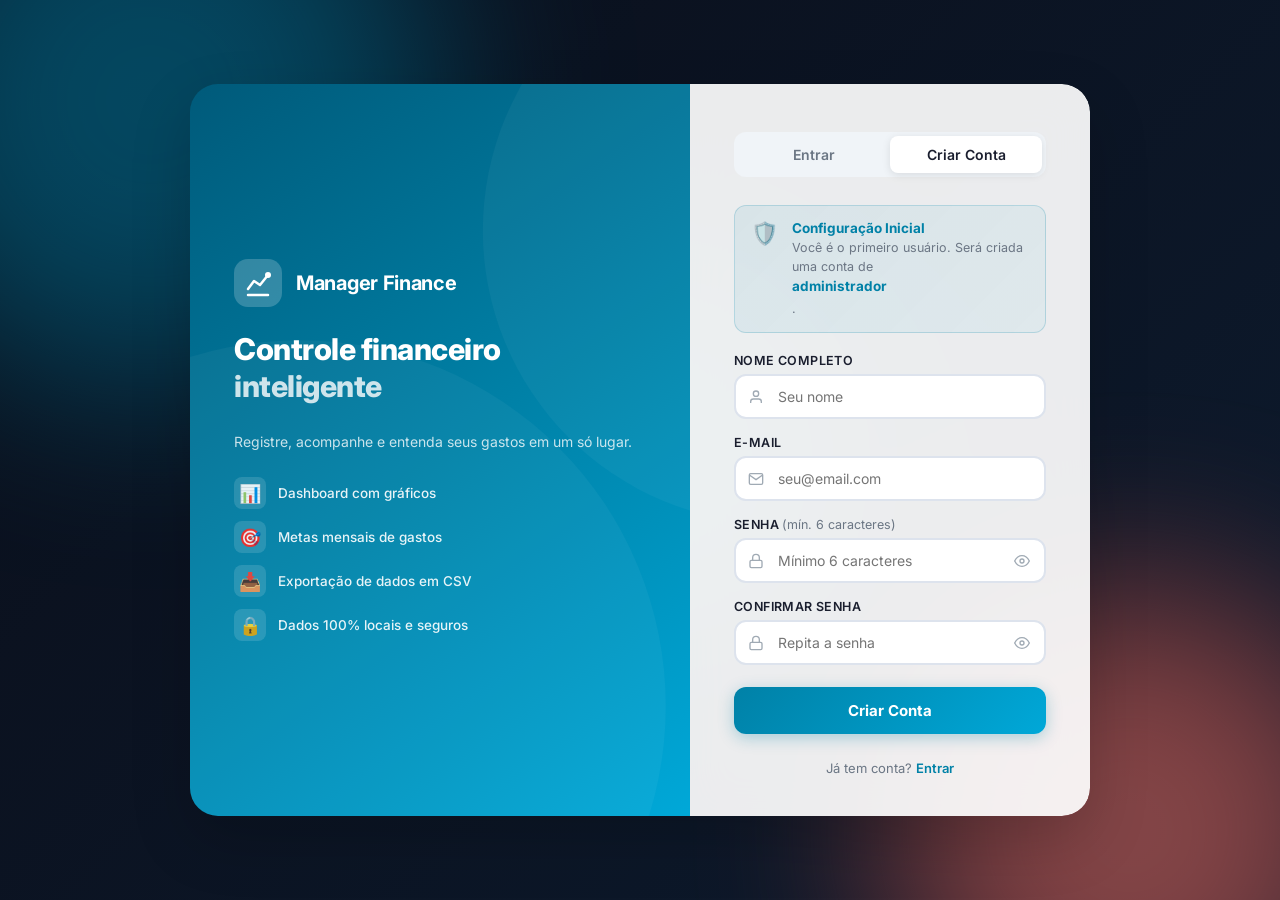
<file: admin.html>
<!DOCTYPE html>
<html lang="pt-BR">

<head>
    <meta charset="UTF-8">
    <meta name="viewport" content="width=device-width, initial-scale=1.0">
    <link rel="stylesheet" href="https://fonts.googleapis.com/css2?family=Inter:wght@400;500;600;700;800&display=swap">
    <link rel="stylesheet" href="admin.css">
    <title>Manager Finance — Painel Admin</title>
    <script>
        // Admin Guard — apenas admin pode acessar
        (function () {
            try {
                var s = JSON.parse(localStorage.getItem('session') || 'null');
                if (!s || !s.loggedIn) { window.location.replace('auth.html'); return; }
                if (s.role !== 'admin') { window.location.replace('index.html'); }
            } catch (e) { window.location.replace('auth.html'); }
        })();
    </script>
</head>

<body>

    <div class="admin-layout">

        <!-- ===== SIDEBAR ===== -->
        <aside class="admin-sidebar">
            <div class="admin-logo">
                <svg width="36" height="36" viewBox="0 0 48 48" fill="none">
                    <rect width="48" height="48" rx="12" fill="rgba(255,255,255,0.15)" />
                    <path d="M14 30L20 22L26 26L34 16" stroke="white" stroke-width="2.5" stroke-linecap="round"
                        stroke-linejoin="round" />
                    <circle cx="34" cy="16" r="3" fill="white" />
                    <path d="M14 36H34" stroke="white" stroke-width="2.5" stroke-linecap="round" />
                </svg>
                <div>
                    <span class="logo-name">Manager Finance</span>
                    <span class="logo-badge">Admin</span>
                </div>
            </div>

            <nav class="admin-nav">
                <div class="admin-nav-item active" data-page="dashboard" onclick="showPage('dashboard')">
                    <svg viewBox="0 0 24 24" fill="none" stroke="currentColor" stroke-width="2">
                        <rect x="3" y="3" width="7" height="7" />
                        <rect x="14" y="3" width="7" height="7" />
                        <rect x="14" y="14" width="7" height="7" />
                        <rect x="3" y="14" width="7" height="7" />
                    </svg>
                    <span>Dashboard</span>
                </div>
                <div class="admin-nav-item" data-page="usuarios" onclick="showPage('usuarios')">
                    <svg viewBox="0 0 24 24" fill="none" stroke="currentColor" stroke-width="2">
                        <path d="M17 21v-2a4 4 0 0 0-4-4H5a4 4 0 0 0-4 4v2" />
                        <circle cx="9" cy="7" r="4" />
                        <path d="M23 21v-2a4 4 0 0 0-3-3.87" />
                        <path d="M16 3.13a4 4 0 0 1 0 7.75" />
                    </svg>
                    <span>Usuários</span>
                </div>
                <div class="admin-nav-item" data-page="codigos" onclick="showPage('codigos')">
                    <svg viewBox="0 0 24 24" fill="none" stroke="currentColor" stroke-width="2">
                        <rect x="3" y="11" width="18" height="11" rx="2" ry="2" />
                        <path d="M7 11V7a5 5 0 0 1 10 0v4" />
                    </svg>
                    <span>Códigos</span>
                </div>
            </nav>

            <div class="admin-sidebar-footer">
                <div class="admin-footer-user">
                    <div class="admin-footer-avatar" id="adminAvatar">A</div>
                    <div class="admin-footer-info">
                        <span class="admin-footer-name" id="adminName">Admin</span>
                        <span class="admin-footer-email" id="adminEmail"></span>
                    </div>
                </div>
                <button class="admin-logout-btn" onclick="adminLogout()" title="Sair">
                    <svg viewBox="0 0 24 24" fill="none" stroke="currentColor" stroke-width="2">
                        <path d="M9 21H5a2 2 0 0 1-2-2V5a2 2 0 0 1 2-2h4" />
                        <polyline points="16 17 21 12 16 7" />
                        <line x1="21" y1="12" x2="9" y2="12" />
                    </svg>
                </button>
            </div>
        </aside>

        <!-- ===== MAIN CONTENT ===== -->
        <main class="admin-main">

            <!-- Top header -->
            <header class="admin-header">
                <div>
                    <h1 class="admin-page-title" id="adminPageTitle">Dashboard</h1>
                    <p class="admin-page-sub" id="adminPageSub">Visão geral do sistema</p>
                </div>
                <div class="admin-header-actions" id="headerActions"></div>
            </header>

            <!-- ===== PAGE: DASHBOARD ===== -->
            <section class="admin-page active" id="page-dashboard">
                <!-- Stat cards -->
                <div class="admin-stats-grid">
                    <div class="admin-stat-card blue">
                        <div class="stat-icon">
                            <svg viewBox="0 0 24 24" fill="none" stroke="currentColor" stroke-width="2">
                                <path d="M17 21v-2a4 4 0 0 0-4-4H5a4 4 0 0 0-4 4v2" />
                                <circle cx="9" cy="7" r="4" />
                                <path d="M23 21v-2a4 4 0 0 0-3-3.87" />
                                <path d="M16 3.13a4 4 0 0 1 0 7.75" />
                            </svg>
                        </div>
                        <div class="stat-info">
                            <span class="stat-label">Usuários</span>
                            <span class="stat-value" id="statUsers">0</span>
                        </div>
                    </div>
                    <div class="admin-stat-card teal">
                        <div class="stat-icon">
                            <svg viewBox="0 0 24 24" fill="none" stroke="currentColor" stroke-width="2">
                                <rect x="3" y="11" width="18" height="11" rx="2" />
                                <path d="M7 11V7a5 5 0 0 1 10 0v4" />
                            </svg>
                        </div>
                        <div class="stat-info">
                            <span class="stat-label">Códigos Gerados</span>
                            <span class="stat-value" id="statCodesTotal">0</span>
                        </div>
                    </div>
                    <div class="admin-stat-card green">
                        <div class="stat-icon">
                            <svg viewBox="0 0 24 24" fill="none" stroke="currentColor" stroke-width="2">
                                <polyline points="20 6 9 17 4 12" />
                            </svg>
                        </div>
                        <div class="stat-info">
                            <span class="stat-label">Códigos Disponíveis</span>
                            <span class="stat-value" id="statCodesAvail">0</span>
                        </div>
                    </div>
                    <div class="admin-stat-card red">
                        <div class="stat-icon">
                            <svg viewBox="0 0 24 24" fill="none" stroke="currentColor" stroke-width="2">
                                <circle cx="12" cy="12" r="10" />
                                <polyline points="12 6 12 12 16 14" />
                            </svg>
                        </div>
                        <div class="stat-info">
                            <span class="stat-label">Códigos Usados</span>
                            <span class="stat-value" id="statCodesUsed">0</span>
                        </div>
                    </div>
                </div>

                <!-- Recent activity grid -->
                <div class="admin-activity-grid">
                    <div class="admin-card">
                        <div class="admin-card-header">
                            <h3>Registros Recentes</h3>
                        </div>
                        <div id="recentRegistrations" class="activity-list"></div>
                    </div>
                    <div class="admin-card">
                        <div class="admin-card-header">
                            <h3>Últimos Logins</h3>
                        </div>
                        <div id="recentLogins" class="activity-list"></div>
                    </div>
                </div>
            </section>

            <!-- ===== PAGE: USUÁRIOS ===== -->
            <section class="admin-page" id="page-usuarios">
                <div class="admin-card">
                    <div class="admin-card-header">
                        <h3>Todos os Usuários</h3>
                        <span class="badge-count" id="userCount">0 usuários</span>
                    </div>
                    <div class="table-wrapper">
                        <table class="admin-table" id="usersTable">
                            <thead>
                                <tr>
                                    <th>Nome</th>
                                    <th>E-mail</th>
                                    <th>Papel</th>
                                    <th>Cadastrado em</th>
                                    <th>Último Login</th>
                                    <th>Ações</th>
                                </tr>
                            </thead>
                            <tbody id="usersTableBody"></tbody>
                        </table>
                    </div>
                </div>
            </section>

            <!-- ===== PAGE: CÓDIGOS ===== -->
            <section class="admin-page" id="page-codigos">
                <div class="admin-card">
                    <div class="admin-card-header">
                        <h3>Códigos de Registro</h3>
                        <div class="generate-controls">
                            <select id="codeCountSelect" class="admin-select">
                                <option value="1">1 código</option>
                                <option value="3">3 códigos</option>
                                <option value="5" selected>5 códigos</option>
                                <option value="10">10 códigos</option>
                            </select>
                            <button class="btn-generate" onclick="generateCodes()">
                                <svg viewBox="0 0 24 24" fill="none" stroke="currentColor" stroke-width="2">
                                    <line x1="12" y1="5" x2="12" y2="19" />
                                    <line x1="5" y1="12" x2="19" y2="12" />
                                </svg>
                                Gerar Códigos
                            </button>
                        </div>
                    </div>
                    <div class="table-wrapper">
                        <table class="admin-table" id="codesTable">
                            <thead>
                                <tr>
                                    <th>Código</th>
                                    <th>Status</th>
                                    <th>Gerado em</th>
                                    <th>Gerado por</th>
                                    <th>Usado por</th>
                                    <th>Ações</th>
                                </tr>
                            </thead>
                            <tbody id="codesTableBody"></tbody>
                        </table>
                    </div>
                    <div id="codesEmpty" class="admin-empty" style="display:none">
                        <svg viewBox="0 0 24 24" fill="none" stroke="currentColor" stroke-width="1.5" width="48"
                            height="48">
                            <rect x="3" y="11" width="18" height="11" rx="2" />
                            <path d="M7 11V7a5 5 0 0 1 10 0v4" />
                        </svg>
                        <p>Nenhum código gerado ainda.</p>
                        <small>Clique em "Gerar Códigos" para criar novos.</small>
                    </div>
                </div>
            </section>

        </main>
    </div>

    <!-- Toast notification -->
    <div class="admin-toast" id="adminToast"></div>

    <script src="storage.js"></script>
    <script src="admin.js"></script>
</body>

</html>
</file>
<file: admin.css>
/* =====================================================
   ADMIN.CSS — Manager Finance Admin Panel
   ===================================================== */

:root {
    --admin-sidebar-bg: #0d1b2e;
    --admin-sidebar-hover: rgba(255, 255, 255, 0.07);
    --admin-sidebar-active: rgba(0, 168, 216, 0.18);
    --admin-accent: #00A8D8;
    --admin-accent-dark: #0081A7;
    --admin-bg: #f0f4f8;
    --admin-card: #ffffff;
    --admin-border: #e2e8f0;
    --admin-text: #1a202c;
    --admin-text-muted: #718096;
    --admin-radius: 12px;
    --admin-shadow: 0 2px 12px rgba(0, 0, 0, 0.08);
    --admin-shadow-lg: 0 8px 30px rgba(0, 0, 0, 0.12);
}

* {
    box-sizing: border-box;
    margin: 0;
    padding: 0;
}

body {
    font-family: 'Inter', -apple-system, sans-serif;
    background: var(--admin-bg);
    color: var(--admin-text);
    height: 100vh;
    overflow: hidden;
}

/* ===== LAYOUT ===== */
.admin-layout {
    display: flex;
    height: 100vh;
}

/* ===== SIDEBAR ===== */
.admin-sidebar {
    width: 240px;
    flex-shrink: 0;
    background: var(--admin-sidebar-bg);
    display: flex;
    flex-direction: column;
    padding: 0;
    overflow: hidden;
}

.admin-logo {
    display: flex;
    align-items: center;
    gap: 12px;
    padding: 24px 20px 20px;
    border-bottom: 1px solid rgba(255, 255, 255, 0.06);
}

.logo-name {
    display: block;
    font-size: 14px;
    font-weight: 700;
    color: white;
    line-height: 1.2;
}

.logo-badge {
    display: inline-block;
    font-size: 10px;
    font-weight: 700;
    color: var(--admin-accent);
    background: rgba(0, 168, 216, 0.15);
    border: 1px solid rgba(0, 168, 216, 0.3);
    border-radius: 4px;
    padding: 1px 6px;
    text-transform: uppercase;
    letter-spacing: 0.5px;
}

.admin-nav {
    flex: 1;
    padding: 16px 12px;
    display: flex;
    flex-direction: column;
    gap: 4px;
}

.admin-nav-item {
    display: flex;
    align-items: center;
    gap: 12px;
    padding: 11px 14px;
    border-radius: 8px;
    cursor: pointer;
    color: rgba(255, 255, 255, 0.55);
    font-size: 14px;
    font-weight: 500;
    transition: all 0.18s ease;
}

.admin-nav-item svg {
    width: 18px;
    height: 18px;
    flex-shrink: 0;
}

.admin-nav-item:hover {
    background: var(--admin-sidebar-hover);
    color: rgba(255, 255, 255, 0.85);
}

.admin-nav-item.active {
    background: var(--admin-sidebar-active);
    color: var(--admin-accent);
    border-left: 3px solid var(--admin-accent);
}

.admin-sidebar-footer {
    padding: 16px 12px;
    border-top: 1px solid rgba(255, 255, 255, 0.06);
    display: flex;
    align-items: center;
    gap: 8px;
}

.admin-footer-user {
    flex: 1;
    display: flex;
    align-items: center;
    gap: 10px;
    min-width: 0;
}

.admin-footer-avatar {
    width: 34px;
    height: 34px;
    border-radius: 50%;
    background: linear-gradient(135deg, var(--admin-accent-dark), var(--admin-accent));
    color: white;
    font-size: 14px;
    font-weight: 700;
    display: flex;
    align-items: center;
    justify-content: center;
    flex-shrink: 0;
}

.admin-footer-info {
    display: flex;
    flex-direction: column;
    min-width: 0;
}

.admin-footer-name {
    font-size: 13px;
    font-weight: 600;
    color: white;
    white-space: nowrap;
    overflow: hidden;
    text-overflow: ellipsis;
}

.admin-footer-email {
    font-size: 11px;
    color: rgba(255, 255, 255, 0.4);
    white-space: nowrap;
    overflow: hidden;
    text-overflow: ellipsis;
}

.admin-logout-btn {
    background: none;
    border: none;
    cursor: pointer;
    color: rgba(255, 255, 255, 0.35);
    padding: 6px;
    border-radius: 6px;
    display: flex;
    align-items: center;
    transition: all 0.18s;
    flex-shrink: 0;
}

.admin-logout-btn svg {
    width: 18px;
    height: 18px;
}

.admin-logout-btn:hover {
    color: #ff6b6b;
    background: rgba(255, 107, 107, 0.1);
}

/* ===== MAIN ===== */
.admin-main {
    flex: 1;
    display: flex;
    flex-direction: column;
    overflow: hidden;
}

.admin-header {
    padding: 24px 32px 20px;
    background: var(--admin-card);
    border-bottom: 1px solid var(--admin-border);
    display: flex;
    align-items: center;
    justify-content: space-between;
    flex-shrink: 0;
}

.admin-page-title {
    font-size: 22px;
    font-weight: 700;
    color: var(--admin-text);
}

.admin-page-sub {
    font-size: 13px;
    color: var(--admin-text-muted);
    margin-top: 2px;
}

.admin-header-actions {
    display: flex;
    gap: 12px;
    align-items: center;
}

/* ===== PAGES ===== */
.admin-page {
    display: none;
    flex: 1;
    overflow-y: auto;
    padding: 28px 32px;
}

.admin-page.active {
    display: block;
}

/* ===== STAT CARDS ===== */
.admin-stats-grid {
    display: grid;
    grid-template-columns: repeat(4, 1fr);
    gap: 20px;
    margin-bottom: 24px;
}

.admin-stat-card {
    background: var(--admin-card);
    border-radius: var(--admin-radius);
    padding: 24px;
    display: flex;
    align-items: center;
    gap: 18px;
    box-shadow: var(--admin-shadow);
    border: 1px solid var(--admin-border);
    transition: transform 0.2s, box-shadow 0.2s;
}

.admin-stat-card:hover {
    transform: translateY(-3px);
    box-shadow: var(--admin-shadow-lg);
}

.stat-icon {
    width: 48px;
    height: 48px;
    border-radius: 12px;
    display: flex;
    align-items: center;
    justify-content: center;
    flex-shrink: 0;
}

.stat-icon svg {
    width: 22px;
    height: 22px;
}

.admin-stat-card.blue .stat-icon {
    background: rgba(0, 129, 167, 0.1);
    color: #0081A7;
}

.admin-stat-card.teal .stat-icon {
    background: rgba(54, 212, 203, 0.12);
    color: #1da89f;
}

.admin-stat-card.green .stat-icon {
    background: rgba(39, 174, 96, 0.1);
    color: #27ae60;
}

.admin-stat-card.red .stat-icon {
    background: rgba(231, 76, 60, 0.1);
    color: #e74c3c;
}

.stat-info {
    display: flex;
    flex-direction: column;
    gap: 4px;
}

.stat-label {
    font-size: 12px;
    font-weight: 600;
    color: var(--admin-text-muted);
    text-transform: uppercase;
    letter-spacing: 0.4px;
}

.stat-value {
    font-size: 30px;
    font-weight: 800;
    color: var(--admin-text);
    line-height: 1;
}

/* ===== ACTIVITY GRID ===== */
.admin-activity-grid {
    display: grid;
    grid-template-columns: 1fr 1fr;
    gap: 20px;
}

/* ===== ADMIN CARD ===== */
.admin-card {
    background: var(--admin-card);
    border-radius: var(--admin-radius);
    border: 1px solid var(--admin-border);
    box-shadow: var(--admin-shadow);
    overflow: hidden;
    margin-bottom: 20px;
}

.admin-card:last-child {
    margin-bottom: 0;
}

.admin-card-header {
    padding: 18px 24px;
    border-bottom: 1px solid var(--admin-border);
    display: flex;
    align-items: center;
    justify-content: space-between;
}

.admin-card-header h3 {
    font-size: 15px;
    font-weight: 700;
    color: var(--admin-text);
}

.badge-count {
    font-size: 12px;
    font-weight: 600;
    color: var(--admin-text-muted);
    background: var(--admin-bg);
    padding: 4px 10px;
    border-radius: 99px;
    border: 1px solid var(--admin-border);
}

/* ===== ACTIVITY LIST ===== */
.activity-list {
    padding: 8px 0;
}

.activity-item {
    display: flex;
    align-items: center;
    gap: 12px;
    padding: 10px 24px;
    transition: background 0.15s;
}

.activity-item:hover {
    background: #f7fafc;
}

.activity-avatar {
    width: 34px;
    height: 34px;
    border-radius: 50%;
    background: linear-gradient(135deg, var(--admin-accent-dark), var(--admin-accent));
    color: white;
    font-size: 13px;
    font-weight: 700;
    display: flex;
    align-items: center;
    justify-content: center;
    flex-shrink: 0;
}

.activity-info {
    flex: 1;
    min-width: 0;
}

.activity-name {
    font-size: 13.5px;
    font-weight: 600;
    color: var(--admin-text);
    white-space: nowrap;
    overflow: hidden;
    text-overflow: ellipsis;
}

.activity-email {
    font-size: 12px;
    color: var(--admin-text-muted);
    white-space: nowrap;
    overflow: hidden;
    text-overflow: ellipsis;
}

.activity-time {
    font-size: 11px;
    color: var(--admin-text-muted);
    white-space: nowrap;
}

.activity-empty {
    padding: 24px;
    text-align: center;
    color: var(--admin-text-muted);
    font-size: 13px;
}

/* ===== TABLES ===== */
.table-wrapper {
    overflow-x: auto;
}

.admin-table {
    width: 100%;
    border-collapse: collapse;
    font-size: 13.5px;
}

.admin-table thead th {
    padding: 12px 20px;
    text-align: left;
    font-size: 11px;
    font-weight: 700;
    text-transform: uppercase;
    letter-spacing: 0.5px;
    color: var(--admin-text-muted);
    background: #f7fafc;
    border-bottom: 1px solid var(--admin-border);
}

.admin-table tbody tr {
    border-bottom: 1px solid var(--admin-border);
    transition: background 0.15s;
}

.admin-table tbody tr:last-child {
    border-bottom: none;
}

.admin-table tbody tr:hover {
    background: #f7fafc;
}

.admin-table tbody td {
    padding: 14px 20px;
    color: var(--admin-text);
    vertical-align: middle;
}

/* User cell with avatar */
.user-cell {
    display: flex;
    align-items: center;
    gap: 10px;
}

.user-cell-avatar {
    width: 32px;
    height: 32px;
    border-radius: 50%;
    background: linear-gradient(135deg, var(--admin-accent-dark), var(--admin-accent));
    color: white;
    font-size: 12px;
    font-weight: 700;
    display: flex;
    align-items: center;
    justify-content: center;
    flex-shrink: 0;
}

.user-cell-name {
    font-weight: 600;
}

/* Badges */
.badge {
    display: inline-flex;
    align-items: center;
    padding: 3px 10px;
    border-radius: 99px;
    font-size: 11.5px;
    font-weight: 600;
}

.badge-admin {
    background: rgba(244, 124, 114, 0.12);
    color: #c0392b;
}

.badge-user {
    background: rgba(0, 129, 167, 0.1);
    color: #0081A7;
}

.badge-avail {
    background: rgba(39, 174, 96, 0.1);
    color: #27ae60;
}

.badge-used {
    background: rgba(0, 0, 0, 0.06);
    color: #888;
}

/* Code cell */
.code-mono {
    font-family: 'Courier New', monospace;
    font-size: 14px;
    font-weight: 700;
    letter-spacing: 2px;
    color: var(--admin-text);
}

/* Table actions */
.tbl-actions {
    display: flex;
    gap: 6px;
    align-items: center;
}

.btn-icon {
    width: 30px;
    height: 30px;
    border: none;
    border-radius: 6px;
    cursor: pointer;
    display: flex;
    align-items: center;
    justify-content: center;
    transition: all 0.15s;
    background: #f0f4f8;
    color: #555;
}

.btn-icon svg {
    width: 14px;
    height: 14px;
}

.btn-icon:hover {
    background: #e2e8f0;
    transform: scale(1.08);
}

.btn-icon.danger:hover {
    background: rgba(231, 76, 60, 0.1);
    color: #e74c3c;
}

.btn-icon.copy:hover {
    background: rgba(0, 168, 216, 0.1);
    color: #0081A7;
}

/* ===== GENERATE CONTROLS ===== */
.generate-controls {
    display: flex;
    gap: 10px;
    align-items: center;
}

.admin-select {
    padding: 8px 14px;
    border: 1px solid var(--admin-border);
    border-radius: 8px;
    font-family: 'Inter', sans-serif;
    font-size: 13px;
    font-weight: 500;
    background: white;
    color: var(--admin-text);
    cursor: pointer;
    outline: none;
}

.btn-generate {
    display: flex;
    align-items: center;
    gap: 6px;
    padding: 9px 18px;
    background: linear-gradient(135deg, var(--admin-accent-dark), var(--admin-accent));
    color: white;
    border: none;
    border-radius: 8px;
    font-family: 'Inter', sans-serif;
    font-size: 13px;
    font-weight: 600;
    cursor: pointer;
    transition: all 0.18s;
    box-shadow: 0 3px 12px rgba(0, 129, 167, 0.25);
}

.btn-generate svg {
    width: 15px;
    height: 15px;
}

.btn-generate:hover {
    transform: translateY(-1px);
    box-shadow: 0 6px 18px rgba(0, 129, 167, 0.35);
}

/* ===== EMPTY STATE ===== */
.admin-empty {
    padding: 48px 24px;
    text-align: center;
    color: var(--admin-text-muted);
    display: flex;
    flex-direction: column;
    align-items: center;
    gap: 10px;
}

.admin-empty svg {
    opacity: 0.25;
}

.admin-empty p {
    font-size: 15px;
    font-weight: 600;
}

.admin-empty small {
    font-size: 13px;
}

/* ===== TOAST ===== */
.admin-toast {
    position: fixed;
    bottom: 28px;
    right: 28px;
    padding: 14px 22px;
    background: #1a202c;
    color: white;
    border-radius: 10px;
    font-size: 14px;
    font-weight: 500;
    opacity: 0;
    transform: translateY(16px);
    transition: all 0.25s cubic-bezier(0.4, 0, 0.2, 1);
    z-index: 9999;
    pointer-events: none;
    box-shadow: 0 8px 30px rgba(0, 0, 0, 0.2);
    display: flex;
    align-items: center;
    gap: 10px;
}

.admin-toast.show {
    opacity: 1;
    transform: translateY(0);
}

.admin-toast.success {
    background: #276749;
}

.admin-toast.danger {
    background: #9b2c2c;
}

/* ===== RESPONSIVE ===== */
@media (max-width: 1200px) {
    .admin-stats-grid {
        grid-template-columns: 1fr 1fr;
    }
}

@media (max-width: 900px) {
    .admin-activity-grid {
        grid-template-columns: 1fr;
    }
}
</file>
<file: auth.css>
/* ===================================================
   AUTH.CSS — Manager Finance
   =================================================== */

:root {
    --primary: #0081A7;
    --primary-light: #00A8D8;
    --primary-dark: #005A7A;
    --accent: #f47c72;
    --danger: #e74c3c;
    --success: #27ae60;
    --text-dark: #1a1e2e;
    --text-muted: #6b7684;
    --border: #dde3ed;
    --card-bg: rgba(255, 255, 255, 0.92);
    --radius-sm: 8px;
    --radius-md: 12px;
    --radius-lg: 18px;
    --radius-xl: 28px;
    --shadow-card: 0 24px 60px rgba(0, 0, 0, 0.18);
    --transition: 0.25s cubic-bezier(0.4, 0, 0.2, 1);
}

* {
    box-sizing: border-box;
    margin: 0;
    padding: 0;
}

body {
    font-family: 'Inter', -apple-system, BlinkMacSystemFont, sans-serif;
    min-height: 100vh;
    display: flex;
    align-items: center;
    justify-content: center;
    background: #0a0e1a;
    overflow: hidden;
    color: var(--text-dark);
}

/* ===== ANIMATED BG BLOBS ===== */
.bg-blobs {
    position: fixed;
    inset: 0;
    z-index: 0;
    overflow: hidden;
    background: linear-gradient(135deg, #0a0e1a 0%, #0d1b2e 100%);
}

.blob {
    position: absolute;
    border-radius: 50%;
    filter: blur(90px);
    opacity: 0.55;
    animation: blobFloat 12s ease-in-out infinite;
}

.blob-1 {
    width: 600px;
    height: 600px;
    background: radial-gradient(circle, #0081A7 0%, #004d66 100%);
    top: -200px;
    left: -150px;
    animation-duration: 14s;
}

.blob-2 {
    width: 500px;
    height: 500px;
    background: radial-gradient(circle, #f47c72 0%, #c0392b 100%);
    bottom: -180px;
    right: -100px;
    animation-duration: 10s;
    animation-delay: -4s;
}

.blob-3 {
    width: 400px;
    height: 400px;
    background: radial-gradient(circle, #36d4cb 0%, #00A8D8 100%);
    top: 50%;
    left: 50%;
    transform: translate(-50%, -50%);
    animation-duration: 16s;
    animation-delay: -8s;
    opacity: 0.3;
}

@keyframes blobFloat {

    0%,
    100% {
        transform: translate(0, 0) scale(1);
    }

    33% {
        transform: translate(30px, -30px) scale(1.04);
    }

    66% {
        transform: translate(-20px, 20px) scale(0.97);
    }
}

/* ===== LAYOUT ===== */
.auth-wrapper {
    position: relative;
    z-index: 1;
    display: flex;
    align-items: stretch;
    width: min(900px, 95vw);
    min-height: 560px;
    border-radius: var(--radius-xl);
    overflow: hidden;
    box-shadow: var(--shadow-card);
    animation: slideUp 0.5s cubic-bezier(0.34, 1.56, 0.64, 1) both;
}

@keyframes slideUp {
    from {
        opacity: 0;
        transform: translateY(40px) scale(0.97);
    }

    to {
        opacity: 1;
        transform: translateY(0) scale(1);
    }
}

/* ===== BRANDING PANEL (left) ===== */
.auth-branding {
    flex: 1;
    background: linear-gradient(145deg, var(--primary-dark) 0%, var(--primary) 50%, var(--primary-light) 100%);
    padding: 52px 44px;
    display: flex;
    flex-direction: column;
    justify-content: center;
    gap: 24px;
    color: white;
    min-width: 280px;
    position: relative;
    overflow: hidden;
}

.auth-branding::before {
    content: '';
    position: absolute;
    inset: 0;
    background: url('data:image/svg+xml,<svg xmlns="http://www.w3.org/2000/svg" viewBox="0 0 200 200"><circle cx="160" cy="40" r="80" fill="rgba(255,255,255,0.04)"/><circle cx="30" cy="170" r="100" fill="rgba(255,255,255,0.04)"/></svg>') no-repeat;
    background-size: cover;
}

.branding-logo {
    display: flex;
    align-items: center;
    gap: 14px;
    font-size: 20px;
    font-weight: 700;
    letter-spacing: -0.3px;
    position: relative;
}

.branding-logo svg {
    flex-shrink: 0;
}

.branding-headline {
    font-size: 30px;
    font-weight: 800;
    line-height: 1.25;
    letter-spacing: -0.5px;
    position: relative;
}

.branding-headline em {
    font-style: normal;
    opacity: 0.8;
}

.branding-sub {
    font-size: 14px;
    line-height: 1.7;
    opacity: 0.78;
    position: relative;
}

.branding-features {
    list-style: none;
    display: flex;
    flex-direction: column;
    gap: 12px;
    position: relative;
}

.branding-features li {
    display: flex;
    align-items: center;
    gap: 12px;
    font-size: 13.5px;
    font-weight: 500;
    opacity: 0.9;
}

.feat-icon {
    font-size: 18px;
    width: 32px;
    height: 32px;
    background: rgba(255, 255, 255, 0.15);
    border-radius: 8px;
    display: flex;
    align-items: center;
    justify-content: center;
    flex-shrink: 0;
}

/* ===== AUTH CARD (right) ===== */
.auth-card {
    width: 400px;
    background: var(--card-bg);
    backdrop-filter: blur(20px);
    -webkit-backdrop-filter: blur(20px);
    padding: 48px 44px 40px;
    display: flex;
    flex-direction: column;
    justify-content: center;
    gap: 0;
    flex-shrink: 0;
}

/* ===== TABS ===== */
.auth-tabs {
    display: flex;
    gap: 0;
    margin-bottom: 28px;
    position: relative;
    background: #f0f4f8;
    border-radius: var(--radius-md);
    padding: 4px;
}

.auth-tab {
    flex: 1;
    padding: 10px;
    border: none;
    background: none;
    border-radius: var(--radius-sm);
    font-family: 'Inter', sans-serif;
    font-size: 14px;
    font-weight: 600;
    color: var(--text-muted);
    cursor: pointer;
    transition: color var(--transition);
    position: relative;
    z-index: 1;
}

.auth-tab.active {
    color: var(--text-dark);
}

.auth-tab-indicator {
    position: absolute;
    top: 4px;
    left: 4px;
    width: calc(50% - 4px);
    height: calc(100% - 8px);
    background: white;
    border-radius: var(--radius-sm);
    box-shadow: 0 2px 8px rgba(0, 0, 0, 0.1);
    transition: transform var(--transition);
}

.auth-tab-indicator.right {
    transform: translateX(100%);
}

/* ===== ALERT ===== */
.auth-alert {
    padding: 12px 16px;
    border-radius: var(--radius-md);
    font-size: 13.5px;
    font-weight: 500;
    margin-bottom: 16px;
    display: flex;
    align-items: center;
    gap: 10px;
    animation: fadeIn 0.25s ease;
}

.auth-alert.error {
    background: rgba(231, 76, 60, 0.1);
    color: var(--danger);
    border: 1px solid rgba(231, 76, 60, 0.2);
}

.auth-alert.success {
    background: rgba(39, 174, 96, 0.1);
    color: var(--success);
    border: 1px solid rgba(39, 174, 96, 0.2);
}

@keyframes fadeIn {
    from {
        opacity: 0;
        transform: translateY(-6px);
    }

    to {
        opacity: 1;
        transform: translateY(0);
    }
}

/* ===== FORMS ===== */
.auth-form {
    display: none;
    flex-direction: column;
    gap: 16px;
    animation: formIn 0.3s ease;
}

.auth-form.active {
    display: flex;
}

@keyframes formIn {
    from {
        opacity: 0;
        transform: translateX(8px);
    }

    to {
        opacity: 1;
        transform: translateX(0);
    }
}

.form-group {
    display: flex;
    flex-direction: column;
    gap: 6px;
}

.form-group label {
    font-size: 12.5px;
    font-weight: 600;
    color: var(--text-dark);
    text-transform: uppercase;
    letter-spacing: 0.4px;
}

.label-hint {
    text-transform: none;
    font-weight: 400;
    color: var(--text-muted);
    letter-spacing: 0;
}

.input-wrapper {
    position: relative;
    display: flex;
    align-items: center;
}

.input-icon {
    position: absolute;
    left: 14px;
    width: 16px;
    height: 16px;
    color: #a0aab4;
    pointer-events: none;
    flex-shrink: 0;
}

.input-wrapper input {
    width: 100%;
    padding: 12px 42px 12px 42px;
    border: 2px solid var(--border);
    border-radius: var(--radius-md);
    font-family: 'Inter', sans-serif;
    font-size: 14px;
    background: white;
    color: var(--text-dark);
    transition: all var(--transition);
    outline: none;
}

.input-wrapper input:hover {
    border-color: #b8c4d0;
}

.input-wrapper input:focus {
    border-color: var(--primary);
    box-shadow: 0 0 0 4px rgba(0, 129, 167, 0.12);
    transform: translateY(-1px);
}

.input-wrapper input.error {
    border-color: var(--danger);
    box-shadow: 0 0 0 4px rgba(231, 76, 60, 0.1);
}

.toggle-password {
    position: absolute;
    right: 12px;
    background: none;
    border: none;
    cursor: pointer;
    color: #a0aab4;
    padding: 4px;
    display: flex;
    align-items: center;
    transition: color var(--transition);
}

.toggle-password:hover {
    color: var(--primary);
}

.toggle-password svg {
    width: 16px;
    height: 16px;
}

/* ===== PASSWORD STRENGTH ===== */
.strength-bar-wrapper {
    display: flex;
    align-items: center;
    gap: 10px;
    margin-top: 4px;
}

.strength-bar-track {
    flex: 1;
    height: 5px;
    background: #e8edf2;
    border-radius: 99px;
    overflow: hidden;
}

.strength-bar-fill {
    height: 100%;
    border-radius: 99px;
    transition: width 0.4s ease, background 0.4s ease;
}

.strength-bad {
    width: 25%;
    background: var(--danger);
}

.strength-weak {
    width: 50%;
    background: #f39c12;
}

.strength-good {
    width: 75%;
    background: #27ae60;
}

.strength-strong {
    width: 100%;
    background: #1abc9c;
}

.strength-label {
    font-size: 11px;
    font-weight: 600;
    white-space: nowrap;
    color: var(--text-muted);
    transition: color 0.3s;
}

/* ===== SUBMIT BUTTON ===== */
.btn-auth {
    margin-top: 6px;
    padding: 14px;
    background: linear-gradient(135deg, var(--primary) 0%, var(--primary-light) 100%);
    color: white;
    border: none;
    border-radius: var(--radius-md);
    font-family: 'Inter', sans-serif;
    font-size: 15px;
    font-weight: 700;
    cursor: pointer;
    transition: all var(--transition);
    box-shadow: 0 4px 16px rgba(0, 129, 167, 0.3);
    display: flex;
    align-items: center;
    justify-content: center;
    gap: 8px;
}

.btn-auth:hover {
    transform: translateY(-2px);
    box-shadow: 0 8px 28px rgba(0, 129, 167, 0.4);
}

.btn-auth:active {
    transform: translateY(0);
}

.btn-auth:disabled {
    opacity: 0.7;
    cursor: not-allowed;
    transform: none;
}

/* ===== SWITCH LINK ===== */
.auth-switch {
    text-align: center;
    font-size: 13px;
    color: var(--text-muted);
    margin-top: 10px;
}

.auth-switch a {
    color: var(--primary);
    text-decoration: none;
    font-weight: 600;
}

.auth-switch a:hover {
    text-decoration: underline;
}

/* ===== ADMIN SETUP BANNER ===== */
.admin-setup-banner {
    display: flex;
    align-items: flex-start;
    gap: 14px;
    background: linear-gradient(135deg, rgba(0, 129, 167, 0.08), rgba(0, 168, 216, 0.05));
    border: 1px solid rgba(0, 129, 167, 0.2);
    border-radius: var(--radius-md);
    padding: 14px 16px;
    margin-bottom: 4px;
    animation: fadeIn 0.3s ease;
}

.admin-setup-icon {
    font-size: 22px;
    flex-shrink: 0;
    line-height: 1;
    margin-top: 2px;
}

.admin-setup-banner strong {
    display: block;
    font-size: 13.5px;
    font-weight: 700;
    color: var(--primary);
    margin-bottom: 3px;
}

.admin-setup-banner p {
    font-size: 12.5px;
    color: var(--text-muted);
    line-height: 1.5;
}

/* ===== RESPONSIVE ===== */
@media (max-width: 680px) {
    .auth-branding {
        display: none;
    }

    .auth-card {
        width: 100%;
        min-height: 100vh;
        border-radius: 0;
        padding: 40px 28px;
        justify-content: center;
    }

    .auth-wrapper {
        width: 100%;
        min-height: 100vh;
        border-radius: 0;
    }
}
</file>
